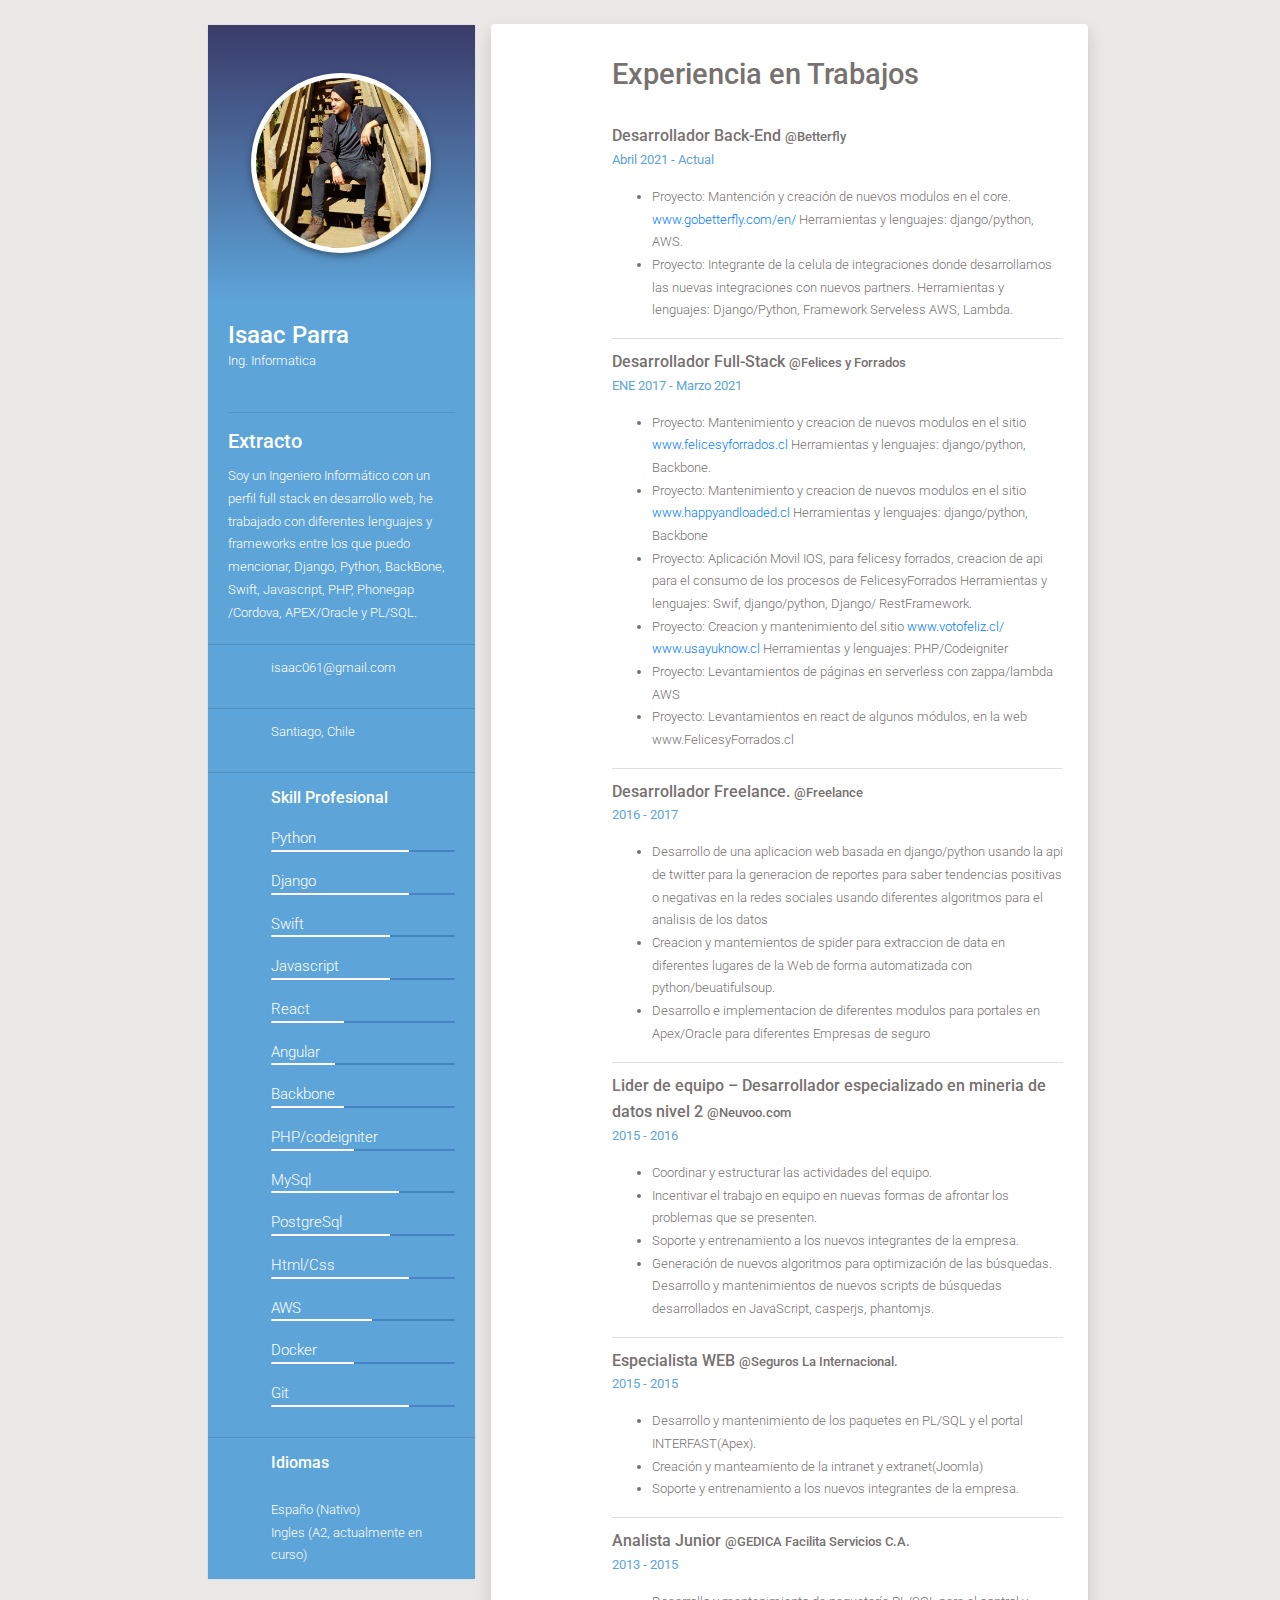
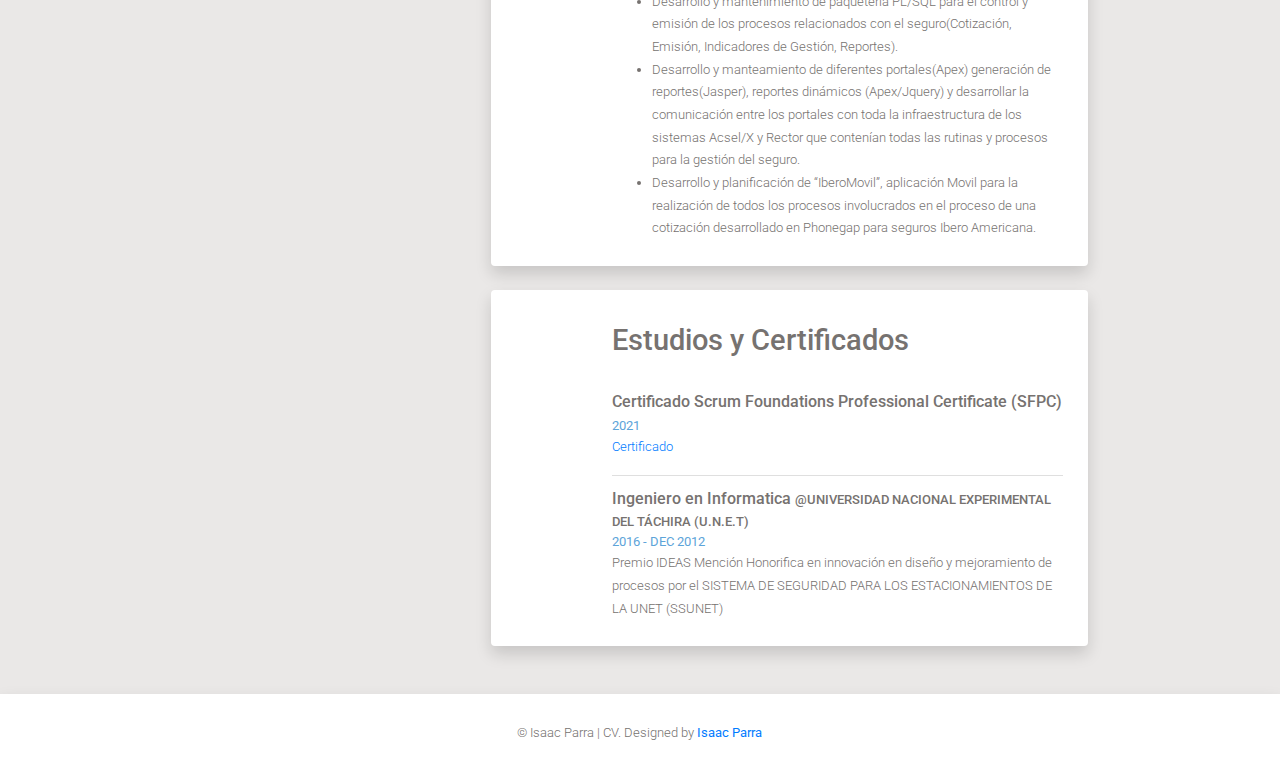
<file: index.html>
<html lang="en"><head>
    <link rel="icon" type="image/png" href="/static/img/favicon.ico">
    <meta charset="UTF-8">
    <meta name="viewport" content="width=device-width, initial-scale=1.0">
    <meta http-equiv="X-UA-Compatible" content="ie=edge">
    <title>Isaac Parra</title>


    <link rel="stylesheet" href="https://stackpath.bootstrapcdn.com/bootstrap/4.3.1/css/bootstrap.min.css" integrity="sha384-ggOyR0iXCbMQv3Xipma34MD+dH/1fQ784/j6cY/iJTQUOhcWr7x9JvoRxT2MZw1T" crossorigin="anonymous">
    <link rel="stylesheet" href="/static/css/style.css?id=8">
    <link rel="stylesheet" href="https://use.fontawesome.com/releases/v5.7.0/css/all.css" integrity="sha384-lZN37f5QGtY3VHgisS14W3ExzMWZxybE1SJSEsQp9S+oqd12jhcu+A56Ebc1zFSJ" crossorigin="anonymous">
    <link href="https://fonts.googleapis.com/css?family=Roboto:400,500&amp;display=swap" rel="stylesheet">

</head>
<body cz-shortcut-listen="true">

    <div class="container">
        <div class="row">
            <div class="col-lg-4 col-md-12 pi">
                <div class="card">
                    <div class="row text-center justify-content-center p-5 gradiante m-0">
                        <div class="profile">
                            <img class="card-img-top" src="/static/img/yo2.jpeg" alt="Card image cap">
                        </div>
                    </div>
                    <div class="card-body blue">
                      <h4 class="card-title">Isaac Parra<p>Ing. Informatica</p></h4>
                      <a href="https://github.com/pisaacode" target="_blank" class="btn-git"><i class="fab fa-github pr-1 text-dark"></i> </a>
                      <a href="https://www.linkedin.com/in/isaac-parra-2975026a/" target="_blank" class="btn-git"><i class="fab fa-linkedin pr-1 text-dark"></i> </a>
                      <hr class="mt-0" style="color: #0056b2;">
                      <h5 class="card-title">Extracto</h5>
                      <p class="card-text">Soy un Ingeniero Informático con un perfil full stack en desarrollo web, he trabajado con diferentes lenguajes
                           y frameworks entre los que puedo mencionar, Django, Python, BackBone, Swift, Javascript, PHP, Phonegap /Cordova, APEX/Oracle y PL/SQL.</p>
                    </div>
                    <ul class="list-group list-group-flush blue">
                      <li class="list-group-item">
                        <div class="row">
                            <div class="col-2"><i class="fas fa-envelope"></i></div>
                            <div class="col-10"><p>isaac061@gmail.com</p> </div>
                        </div>
                      </li>
                      <li class="list-group-item">
                            <div class="row">
                                <div class="col-2"><i class="fas fa-home"></i></div>
                                <div class="col-10"><p>Santiago, Chile</p></div>
                            </div>
                        </li>
                        <li class="list-group-item">
                            <div class="row">
                                <div class="col-2"><i class="fas fa-calendar"></i></div>
                                <div class="col-10">
                                    <h3 class="pb-3">Skill Profesional</h3>
                                    <span>Python</span>
                                    <div class="progress" style="height: 2px;">
                                        <div class="progress-bar" role="progressbar" style="width: 75%;" aria-valuenow="75" aria-valuemin="0" aria-valuemax="100"></div>
                                    </div>
                                    <span>Django</span>
                                    <div class="progress" style="height: 2px;">
                                        <div class="progress-bar" role="progressbar" style="width: 75%;" aria-valuenow="75" aria-valuemin="0" aria-valuemax="100"></div>
                                    </div>
                                    <span>Swift</span>
                                    <div class="progress" style="height: 2px;">
                                        <div class="progress-bar" role="progressbar" style="width: 65%;" aria-valuenow="65" aria-valuemin="0" aria-valuemax="100"></div>
                                    </div>
                                    <span>Javascript</span>
                                    <div class="progress" style="height: 2px;">
                                        <div class="progress-bar" role="progressbar" style="width: 65%;" aria-valuenow="65" aria-valuemin="0" aria-valuemax="100"></div>
                                    </div>
                                    <span>React</span>
                                    <div class="progress" style="height: 2px;">
                                        <div class="progress-bar" role="progressbar" style="width: 40%;" aria-valuenow="40" aria-valuemin="0" aria-valuemax="100"></div>
                                    </div>
                                    <span>Angular</span>
                                    <div class="progress" style="height: 2px;">
                                        <div class="progress-bar" role="progressbar" style="width: 35%;" aria-valuenow="35" aria-valuemin="0" aria-valuemax="100"></div>
                                    </div>
                                    <span>Backbone</span>
                                    <div class="progress" style="height: 2px;">
                                        <div class="progress-bar" role="progressbar" style="width: 40%;" aria-valuenow="40" aria-valuemin="0" aria-valuemax="100"></div>
                                    </div>
                                    <span>PHP/codeigniter</span>
                                    <div class="progress" style="height: 2px;">
                                        <div class="progress-bar" role="progressbar" style="width: 45%;" aria-valuenow="45" aria-valuemin="0" aria-valuemax="100"></div>
                                    </div>
                                    <span>MySql</span>
                                    <div class="progress" style="height: 2px;">
                                        <div class="progress-bar" role="progressbar" style="width: 70%;" aria-valuenow="70" aria-valuemin="0" aria-valuemax="100"></div>
                                    </div>
                                    <span>PostgreSql</span>
                                    <div class="progress" style="height: 2px;">
                                        <div class="progress-bar" role="progressbar" style="width: 65%;" aria-valuenow="65" aria-valuemin="0" aria-valuemax="100"></div>
                                    </div>
                                    <span>Html/Css</span>
                                    <div class="progress" style="height: 2px;">
                                        <div class="progress-bar" role="progressbar" style="width: 75%;" aria-valuenow="75" aria-valuemin="0" aria-valuemax="100"></div>
                                    </div>
                                    <span>AWS</span>
                                    <div class="progress" style="height: 2px;">
                                        <div class="progress-bar" role="progressbar" style="width: 55%;" aria-valuenow="55" aria-valuemin="0" aria-valuemax="100"></div>
                                    </div>
                                    <span>Docker</span>
                                    <div class="progress" style="height: 2px;">
                                        <div class="progress-bar" role="progressbar" style="width: 45%;" aria-valuenow="40" aria-valuemin="0" aria-valuemax="100"></div>
                                    </div>
                                    <span>Git</span>
                                    <div class="progress" style="height: 2px;">
                                        <div class="progress-bar" role="progressbar" style="width: 75%;" aria-valuenow="75" aria-valuemin="0" aria-valuemax="100"></div>
                                    </div>
                                </div>
                            </div>
                        </li>
                        <li class="list-group-item">
                            <div class="row">
                                <div class="col-2"><i class="fas fa-language"></i></div>
                                <div class="col-10">
                                    <h3>Idiomas</h3><br>
                                    <div>Españo (Nativo)</div>
                                    <div>Ingles (A2, actualmente en curso)</div>
                                </div>
                            </div>
                        </li>
                    </ul>
                  </div>
            </div>
            <div class="col-lg-8 col-md-12 pb-5">
                <div class="row mb-4 lista shadow rounded">
                    <div class="col-lg-2 col-md-12 text-center p-3">
                            <i class="fas fa-briefcase fa-3x"></i>
                    </div>
                    <div class="col-lg-10 col-md-12">
                        <h2 class="pt-3 pb-4">Experiencia en Trabajos</h2>
                        <div class="item">
                            <h3 class="">Desarrollador Back-End
                                <span>@Betterfly</span>
                            </h3>
                            <span>Abril 2021 - Actual </span>
                            <p class="">
                                </p><ul>
                                    <li>
                                        Proyecto: Mantención y creación de nuevos modulos en el core.
                                        <a href="https://gobetterfly.com/en/">www.gobetterfly.com/en/</a> Herramientas y lenguajes: django/python,
                                        AWS.
                                    </li>
                                    <li>Proyecto: Integrante de la celula de integraciones donde desarrollamos las nuevas integraciones con nuevos partners.
                                    Herramientas y lenguajes: Django/Python, Framework Serveless AWS, Lambda.</li>
                                </ul>
                            <p></p>
                        </div>
                        <div class="item">
                            <h3 class="">Desarrollador Full-Stack
                                <span>@Felices y Forrados</span>
                            </h3>
                            <span>ENE 2017 - Marzo 2021 </span>
                            <p class="">
                                </p><ul>
                                    <li>
                                        Proyecto: Mantenimiento y creacion de nuevos modulos en el sitio
                                        <a href="https://www.felicesyforrados.cl/">www.felicesyforrados.cl</a> Herramientas y lenguajes: django/python,
                                        Backbone.
                                    </li>
                                    <li>Proyecto: Mantenimiento y creacion de nuevos modulos en el sitio
                                    <a href="https://www.happyandloaded.cl">www.happyandloaded.cl</a> Herramientas y lenguajes: django/python,
                                    Backbone</li>
                                    <li>Proyecto: Aplicación Movil IOS, para felicesy forrados, creacion de api
                                    para el consumo de los procesos de FelicesyForrados Herramientas y
                                    lenguajes: Swif, django/python, Django/ RestFramework.</li>
                                    <li>Proyecto: Creacion y mantenimiento del sitio <a href="https://www.usayuknow.cl/">www.votofeliz.cl/
                                    www.usayuknow.cl</a> Herramientas y lenguajes: PHP/Codeigniter</li>
                                    <li>Proyecto: Levantamientos de páginas en serverless con zappa/lambda AWS</li>
                                    <li>Proyecto: Levantamientos en react de algunos módulos, en la web www.FelicesyForrados.cl</li>
                                </ul>
                            <p></p>
                        </div>
                        <div class="item">
                            <h3 class="">Desarrollador Freelance.
                                <span>@Freelance</span>
                            </h3>
                            <span>2016 - 2017</span>
                            <p class="list-group-item-text">
                                </p><ul>
                                    <li>
                                        Desarrollo de una aplicacion web basada en django/python usando la api de
                                        twitter para la generacion de reportes para saber tendencias positivas o
                                        negativas en la redes sociales usando diferentes algoritmos para el analisis de
                                        los datos
                                    </li>
                                    <li>
                                        Creacion y mantemientos de spider para extraccion de data en diferentes
                                        lugares de la Web de forma automatizada con python/beuatifulsoup.
                                    </li>
                                    <li>
                                        Desarrollo e implementacion de diferentes modulos para portales en
                                        Apex/Oracle para diferentes Empresas de seguro
                                    </li>
                                </ul>
                            <p></p>
                        </div>
                        <div class="item">
                            <h3 class="">Lider de equipo – Desarrollador especializado en mineria de datos nivel 2
                                <span>@Neuvoo.com</span>
                            </h3>
                            <span>2015 - 2016 </span>
                            <p class="list-group-item-text">
                                </p><ul>
                                    <li>
                                        Coordinar y estructurar las actividades del equipo.
                                    </li>
                                    <li>
                                        Incentivar el trabajo en equipo en nuevas formas de afrontar los
                                        problemas que se presenten.
                                    </li>
                                    <li>
                                        Soporte y entrenamiento a los nuevos integrantes de la empresa.
                                    </li>
                                    <li>
                                        Generación de nuevos algoritmos para optimización de las
                                        búsquedas. Desarrollo y mantenimientos de nuevos scripts de
                                        búsquedas desarrollados en JavaScript, casperjs, phantomjs.
                                    </li>
                                </ul>
                            <p></p>
                        </div>
                        <div class="item">
                            <h3 class="">Especialista WEB
                                <span>@Seguros La Internacional.</span>
                            </h3>
                            <span>2015 - 2015 </span>
                            <p class="list-group-item-text">
                                </p><ul>
                                    <li>
                                        Desarrollo y mantenimiento de los paquetes en PL/SQL y el portal
                                        INTERFAST(Apex).
                                    </li>
                                    <li>
                                        Creación y manteamiento de la intranet y extranet(Joomla)
                                    </li>
                                    <li>
                                        Soporte y entrenamiento a los nuevos integrantes de la empresa.
                                    </li>
                                </ul>
                            <p></p>
                        </div>
                        <div class="item">
                            <h3 class="">Analista Junior
                                <span>@GEDICA Facilita Servicios C.A.</span>
                            </h3>
                            <span>2013 - 2015 </span>
                            <p class="list-group-item-text">
                                </p><ul>
                                    <li>
                                        Desarrollo y mantenimiento de paquetería PL/SQL para el control y
                                        emisión de los procesos relacionados con el seguro(Cotización,
                                        Emisión, Indicadores de Gestión, Reportes).
                                    </li>
                                    <li>
                                        Desarrollo y manteamiento de diferentes portales(Apex)
                                        generación de reportes(Jasper), reportes dinámicos (Apex/Jquery)
                                        y desarrollar la comunicación entre los portales con toda la
                                        infraestructura de los sistemas Acsel/X y Rector que contenían
                                        todas las rutinas y procesos para la gestión del seguro.
                                    </li>
                                    <li>
                                        Desarrollo y planificación de “IberoMovil”, aplicación Movil para la
                                        realización de todos los procesos involucrados en el proceso de
                                        una cotización desarrollado en Phonegap para seguros Ibero
                                        Americana.
                                    </li>
                                </ul>
                            <p></p>
                        </div>
                    </div>
                </div>
                <div class="row lista shadow rounded">
                        <div class="col-lg-2 col-md-12 text-center p-3">
                            <i class="fas fa-graduation-cap fa-3x"></i>
                        </div>
                        <div class="col-lg-10 col-md-12">
                            <h2 class="pt-3 pb-4">Estudios y Certificados</h2>
                            <div class="item">
                                <h3 class="">Certificado Scrum Foundations Professional Certificate (SFPC)</h3>
                                <span>2021</span>
                                <p class=""><a href="https://certificates.easy-lms.com/exam/session/2f8da43a-32eb-41ec-942b-01b8d5026495" target="_blank">Certificado</a></p>
                            </div>
                            <div class="item">
                                <h3 class="">Ingeniero en Informatica
                                    <span>@UNIVERSIDAD NACIONAL EXPERIMENTAL DEL TÁCHIRA (U.N.E.T)</span>
                                </h3>
                                <span>2016 - DEC 2012 </span>
                                <p class="">Premio IDEAS Mención Honorifica en innovación en diseño y mejoramiento de
                                        procesos por el SISTEMA DE SEGURIDAD PARA LOS ESTACIONAMIENTOS DE LA UNET
                                        (SSUNET)</p>
                            </div>
                        </div>
                    </div>
            </div>
        </div>
    </div>

    <footer class="shadow bg-white p-1">
            <div class="container">
                <p class="text-center">
                    © Isaac Parra | CV. Designed by
                    <a href="https//:www.isaacparra.com">
                        <strong>Isaac Parra</strong>
                    </a>
                </p>
            </div>
        </footer>


</body></html>
</file>
<file: static/css/style.css>
body{
    background-color: #eae8e7;
    color: #767270;
    font-family: 'Roboto', sans-serif;
    url('https://images.pexels.com/photos/925743/pexels-photo-925743.jpeg?auto=compress&cs=tinysrgb&dpr=2&h=750&w=1024');
    background-repeat: no-repeat;
    background-size: cover;
}
.container {
    margin-top: 24px;
}
.lista{
    background-color: white;
    padding: 10px;
}
.lista .item{
    border-bottom: #00000020 1px solid;
    margin-bottom: 10px;
}
.lista .item:last-child{
    border-bottom: #00000020 0px solid;
}
h2 {
    font-family: 'Roboto', sans-serif;
    font-weight: 500;
}
h2 {
    font-size: 22pt;
    line-height: 37pt;
    margin: 0px;
}
h3 {
    margin: 0px;
    font-size: 12pt;
    line-height: 20pt;
}
.lista span {
    color: #5da4d9;
    margin-top: 0px;
    font-size: 10pt;
    line-height: 15pt;
}
.lista h3 span {
    color: #767270;
    margin-top: 0px;
    font-size: 10pt;
    line-height: 15pt;
}
p {
    font-family: 'Roboto', sans-serif;
    font-weight: 300;
    font-size: 10pt;
    line-height: 17pt;
}
.blue, .list-group-item{
    background-color: #5da4d9;
    color: white;
}

.blue p{
    color: white;
}
.list-group-item span{
    font-size: 15px;
}

.list-group-item .progress{
    margin-bottom: 18px;
}
.progress{
    background-color: #4783c2;
}
.progress-bar{
    background-color: white;
}
li{
    font-family: 'Roboto', sans-serif;
    font-weight: 300;
    font-size: 10pt;
    line-height: 17pt;
}
@media only screen and (min-width: 993px){
    .container {
        width: 70%;
    }
}
@media (min-width: 1200px){
    .container {
        max-width: 70%;
    }
}
@media (max-width: 993px){
    .pi {
        padding: 0px;
    }
}
@media (min-width: 994px){
    .pi {
        padding-left: 15px;
    }
}
.profile {
    text-align: center;
    animation-delay: 500ms;
    animation-duration: 1000ms;
    width: 180px;
    height: 180px;
    top: -97px;
    right: 50%;
    z-index: 1;
    display: block;
    border-radius: 50%;
    background-color: #fff;
    padding: 5px;
    box-shadow: 0 3px 5px 0 rgba(0, 0, 0, 0.2), 0 3px 10px 0 rgba(0, 0, 0, 0.2);
}

.profile img {
    border-radius: 50%;
    width: 170px;
    height: 170px;
}

.gradiante{
    background-image: linear-gradient(#3b3b69, #5da4d9);
}
</file>
